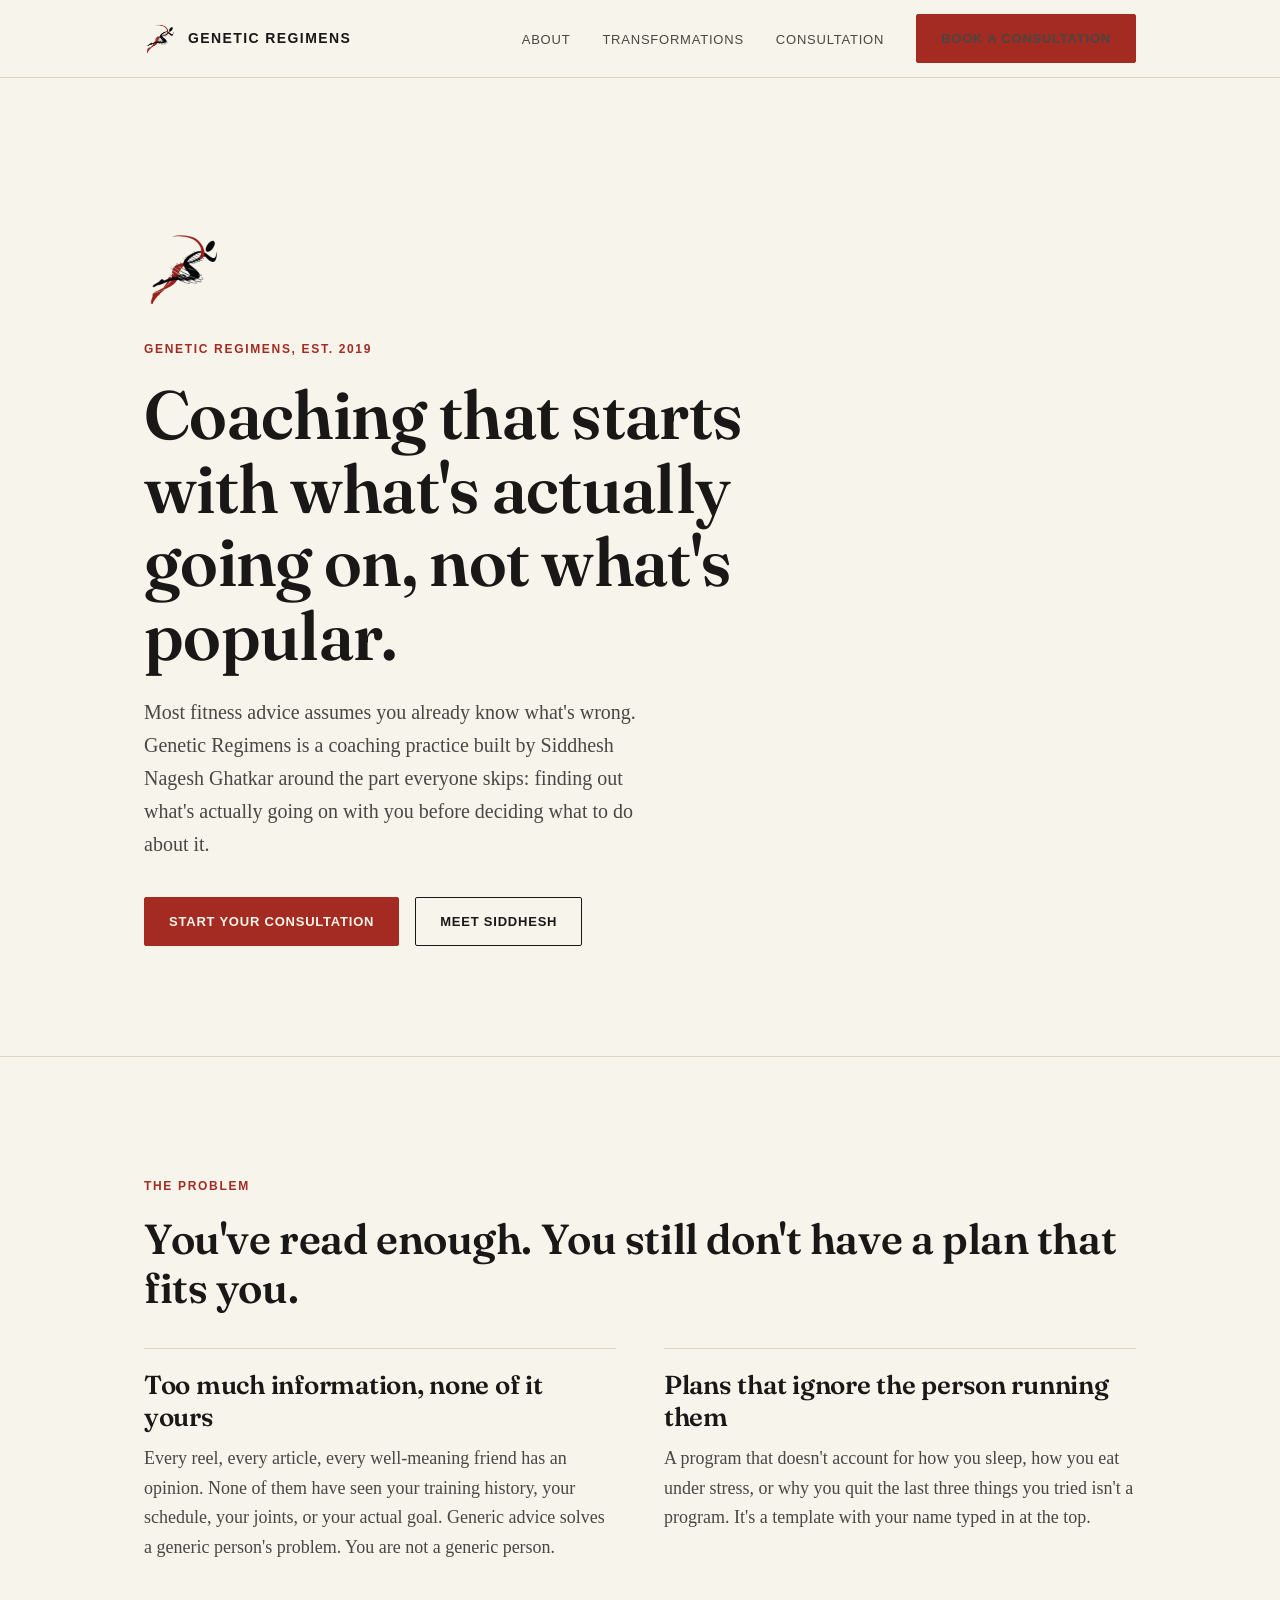
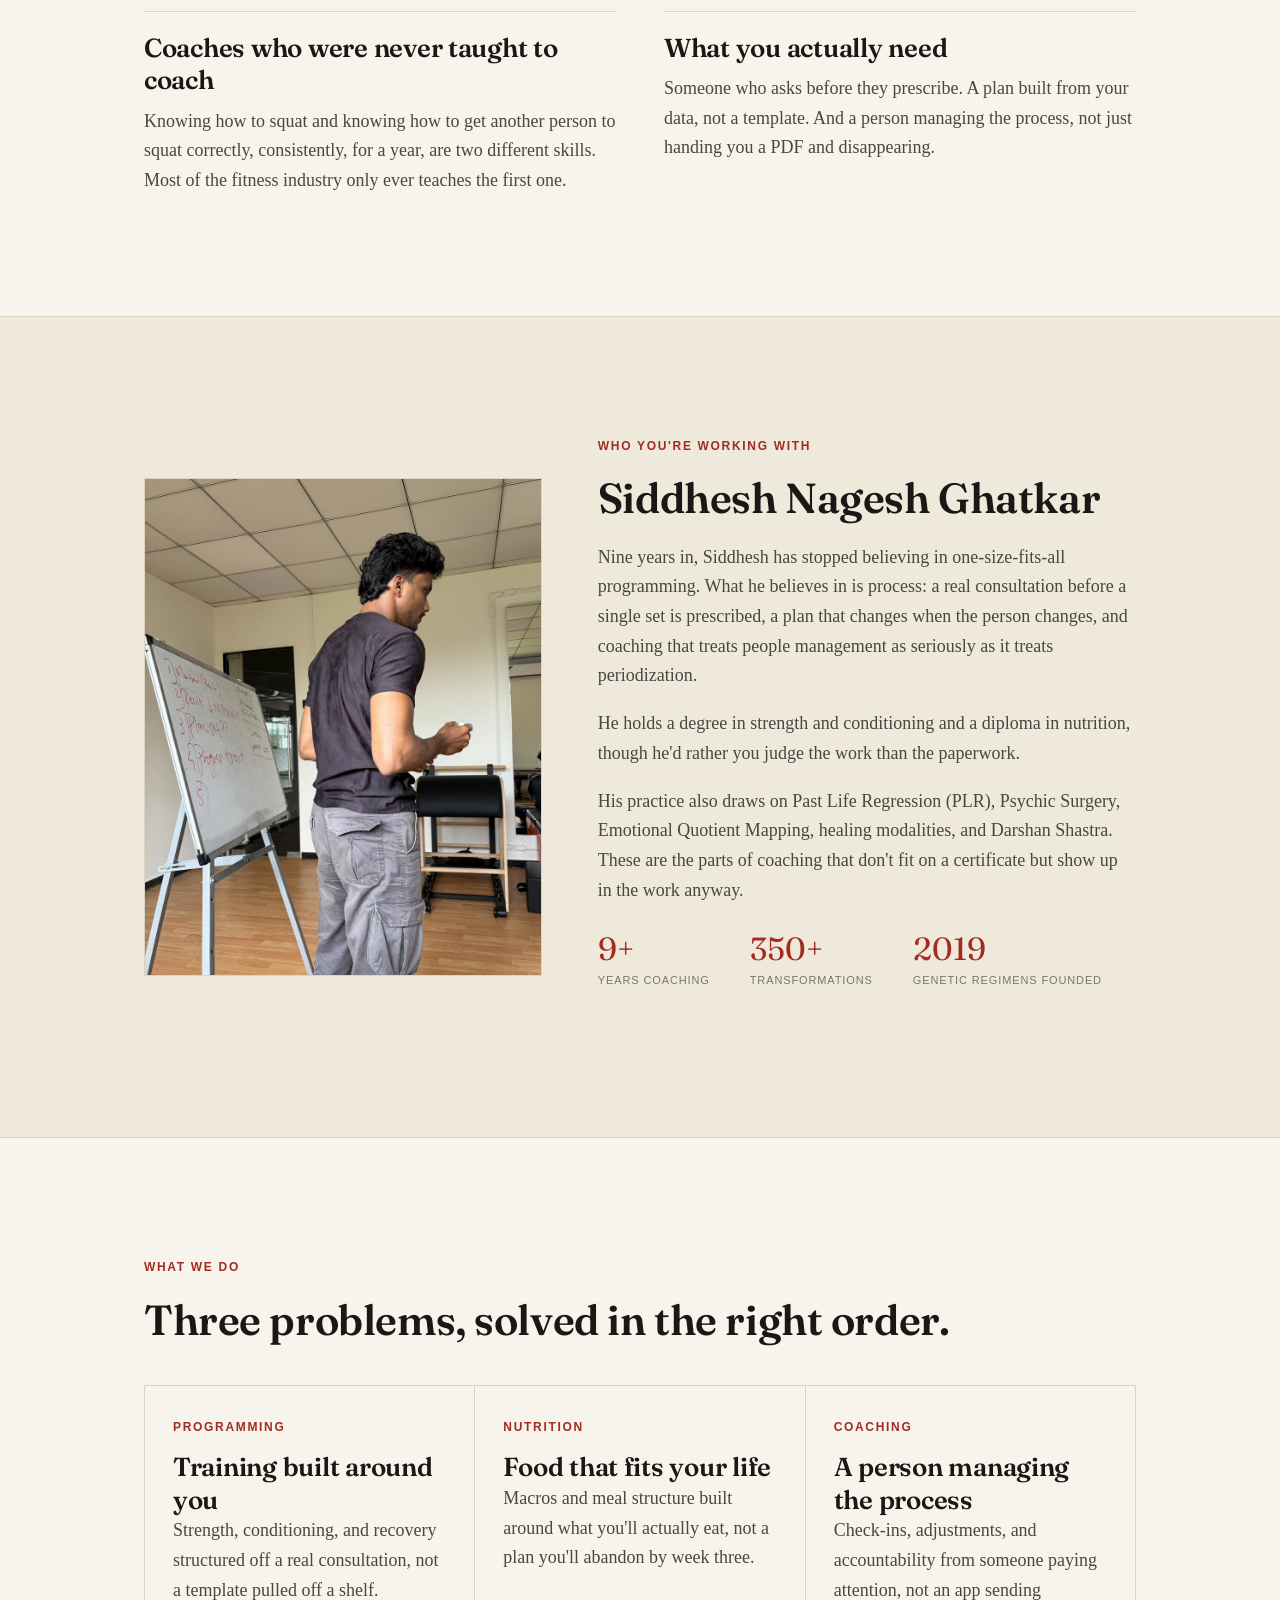
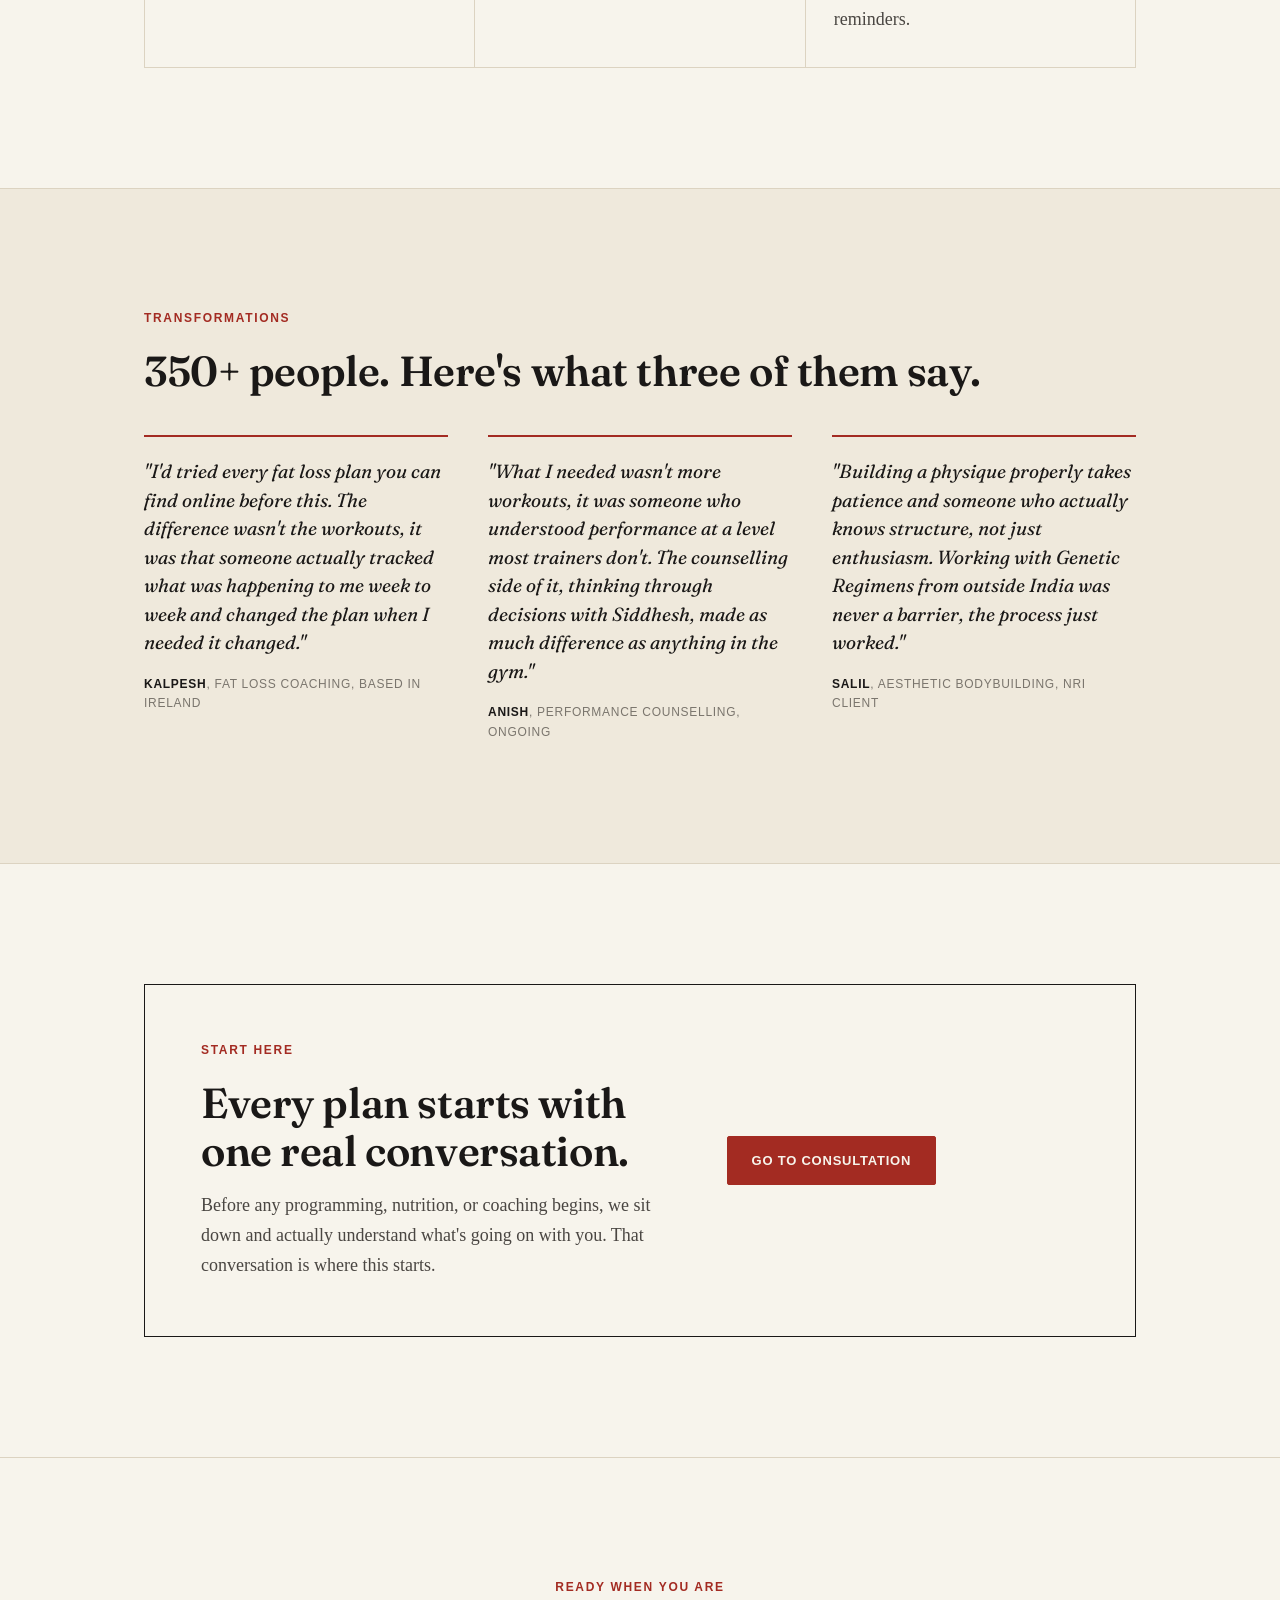
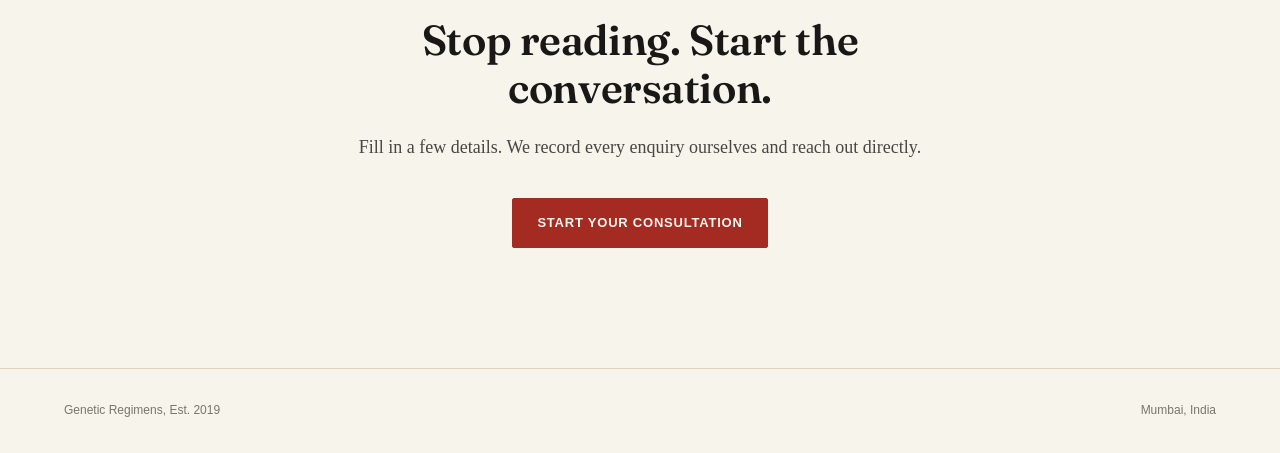
<file: index.html>
<!DOCTYPE html>
<html lang="en">
<head>
<meta charset="UTF-8">
<meta name="viewport" content="width=device-width, initial-scale=1.0">
<title>Genetic Regimens: Coaching that starts with what's actually going on</title>
<meta name="description" content="Genetic Regimens: 9+ years, 350+ transformations. Coaching under Siddhesh Nagesh Ghatkar built on real programming, nutrition, and people management, not generic fitness content.">

<!-- WhatsApp / social link preview -->
<meta property="og:title" content="Genetic Regimens">
<meta property="og:description" content="Genetic Regimens: 9+ years, 350+ transformations. Coaching that starts with what's actually going on.">
<meta property="og:image" content="assets/logo-full.png">
<meta property="og:type" content="website">

<link rel="icon" href="assets/mark-transparent.png">
<link rel="preconnect" href="https://fonts.googleapis.com">
<link rel="preconnect" href="https://fonts.gstatic.com" crossorigin>
<link href="https://fonts.googleapis.com/css2?family=Fraunces:opsz,wght@9..144,500;9..144,600&display=swap" rel="stylesheet">
<link rel="stylesheet" href="styles.css">
</head>
<body>

<div class="helix-spine" aria-hidden="true">
  <svg viewBox="0 0 46 2000" preserveAspectRatio="none">
    <path id="helix-a" d="M23,0 C40,60 6,120 23,180 C40,240 6,300 23,360 C40,420 6,480 23,540 C40,600 6,660 23,720 C40,780 6,840 23,900 C40,960 6,1020 23,1080 C40,1140 6,1200 23,1260 C40,1320 6,1380 23,1440 C40,1500 6,1560 23,1620 C40,1680 6,1740 23,1800 C40,1860 6,1920 23,1980"/>
  </svg>
</div>

<nav class="nav">
  <div class="wrap nav-inner">
    <a href="index.html" class="nav-brand">
      <img src="assets/mark-transparent.png" alt="Genetic Regimens mark">
      <span>Genetic Regimens</span>
    </a>
    <button class="nav-toggle" id="navToggle" aria-label="Open menu" aria-expanded="false">
      <span></span><span></span><span></span>
    </button>
    <ul class="nav-links" id="navLinks">
      <li><a href="#about">About</a></li>
      <li><a href="#transformations">Transformations</a></li>
      <li><a href="consultations.html">Consultation</a></li>
      <li><a class="btn btn-primary nav-cta-desktop js-consult-cta" href="#">Book a Consultation</a></li>
    </ul>
  </div>
</nav>

<!-- HERO -->
<header class="hero wrap">
  <img src="assets/mark-transparent.png" alt="" class="hero-mark reveal">
  <span class="label eyebrow reveal">Genetic Regimens, Est. 2019</span>
  <h1 class="reveal">Coaching that starts with what's actually going on, not what's popular.</h1>
  <p class="hero-sub reveal">Most fitness advice assumes you already know what's wrong. Genetic Regimens is a coaching practice built by Siddhesh Nagesh Ghatkar around the part everyone skips: finding out what's actually going on with you before deciding what to do about it.</p>
  <div class="hero-actions reveal">
    <a class="btn btn-primary js-consult-cta" href="#">Start Your Consultation</a>
    <a class="btn btn-ghost" href="#about">Meet Siddhesh</a>
  </div>
</header>

<hr class="rule">

<!-- THE PROBLEM -->
<section class="section">
  <div class="wrap">
    <span class="label eyebrow reveal">The Problem</span>
    <h2 class="reveal">You've read enough. You still don't have a plan that fits you.</h2>
    <div class="problem-grid">
      <div class="problem-item reveal">
        <h3>Too much information, none of it yours</h3>
        <p>Every reel, every article, every well-meaning friend has an opinion. None of them have seen your training history, your schedule, your joints, or your actual goal. Generic advice solves a generic person's problem. You are not a generic person.</p>
      </div>
      <div class="problem-item reveal">
        <h3>Plans that ignore the person running them</h3>
        <p>A program that doesn't account for how you sleep, how you eat under stress, or why you quit the last three things you tried isn't a program. It's a template with your name typed in at the top.</p>
      </div>
      <div class="problem-item reveal">
        <h3>Coaches who were never taught to coach</h3>
        <p>Knowing how to squat and knowing how to get another person to squat correctly, consistently, for a year, are two different skills. Most of the fitness industry only ever teaches the first one.</p>
      </div>
      <div class="problem-item reveal">
        <h3>What you actually need</h3>
        <p>Someone who asks before they prescribe. A plan built from your data, not a template. And a person managing the process, not just handing you a PDF and disappearing.</p>
      </div>
    </div>
  </div>
</section>

<hr class="rule">

<!-- SIDDHESH -->
<section class="section section-alt" id="about">
  <div class="wrap">
    <div class="split">
      <div class="split-media reveal">
        <img src="assets/siddhesh-coaching.jpg" alt="Siddhesh Nagesh Ghatkar coaching a session, writing a client's plan on a whiteboard">
      </div>
      <div class="split-text reveal">
        <span class="label eyebrow">Who You're Working With</span>
        <h2>Siddhesh Nagesh Ghatkar</h2>
        <p style="margin-top: 20px;">Nine years in, Siddhesh has stopped believing in one-size-fits-all programming. What he believes in is process: a real consultation before a single set is prescribed, a plan that changes when the person changes, and coaching that treats people management as seriously as it treats periodization.</p>
        <p>He holds a degree in strength and conditioning and a diploma in nutrition, though he'd rather you judge the work than the paperwork.</p>
        <p>His practice also draws on Past Life Regression (PLR), Psychic Surgery, Emotional Quotient Mapping, healing modalities, and Darshan Shastra. These are the parts of coaching that don't fit on a certificate but show up in the work anyway.</p>
        <div class="stat-row">
          <div class="stat">
            <span class="stat-num">9+</span>
            <span class="stat-label">Years Coaching</span>
          </div>
          <div class="stat">
            <span class="stat-num">350+</span>
            <span class="stat-label">Transformations</span>
          </div>
          <div class="stat">
            <span class="stat-num">2019</span>
            <span class="stat-label">Genetic Regimens Founded</span>
          </div>
        </div>
      </div>
    </div>
  </div>
</section>

<hr class="rule">

<!-- WHAT WE DO -->
<section class="section">
  <div class="wrap">
    <span class="label eyebrow reveal">What We Do</span>
    <h2 class="reveal">Three problems, solved in the right order.</h2>
    <div class="offer-grid reveal">
      <div class="offer-item">
        <span class="label">Programming</span>
        <h3>Training built around you</h3>
        <p>Strength, conditioning, and recovery structured off a real consultation, not a template pulled off a shelf.</p>
      </div>
      <div class="offer-item">
        <span class="label">Nutrition</span>
        <h3>Food that fits your life</h3>
        <p>Macros and meal structure built around what you'll actually eat, not a plan you'll abandon by week three.</p>
      </div>
      <div class="offer-item">
        <span class="label">Coaching</span>
        <h3>A person managing the process</h3>
        <p>Check-ins, adjustments, and accountability from someone paying attention, not an app sending reminders.</p>
      </div>
    </div>
  </div>
</section>

<hr class="rule">

<!-- TRANSFORMATIONS -->
<section class="section section-alt" id="transformations">
  <div class="wrap">
    <span class="label eyebrow reveal">Transformations</span>
    <h2 class="reveal">350+ people. Here's what three of them say.</h2>
    <div class="testi-grid reveal">
      <div class="testi-card">
        <p class="testi-quote">"I'd tried every fat loss plan you can find online before this. The difference wasn't the workouts, it was that someone actually tracked what was happening to me week to week and changed the plan when I needed it changed."</p>
        <p class="testi-name"><strong>Kalpesh</strong>, Fat Loss Coaching, based in Ireland</p>
      </div>
      <div class="testi-card">
        <p class="testi-quote">"What I needed wasn't more workouts, it was someone who understood performance at a level most trainers don't. The counselling side of it, thinking through decisions with Siddhesh, made as much difference as anything in the gym."</p>
        <p class="testi-name"><strong>Anish</strong>, Performance Counselling, ongoing</p>
      </div>
      <div class="testi-card">
        <p class="testi-quote">"Building a physique properly takes patience and someone who actually knows structure, not just enthusiasm. Working with Genetic Regimens from outside India was never a barrier, the process just worked."</p>
        <p class="testi-name"><strong>Salil</strong>, Aesthetic Bodybuilding, NRI client</p>
      </div>
    </div>
  </div>
</section>

<hr class="rule">

<!-- CONSULTATION TEASER -->
<section class="section" id="consultation">
  <div class="wrap">
    <div class="consult-box reveal">
      <div>
        <span class="label eyebrow">Start Here</span>
        <h2>Every plan starts with one real conversation.</h2>
        <p style="margin-top: 16px;">Before any programming, nutrition, or coaching begins, we sit down and actually understand what's going on with you. That conversation is where this starts.</p>
      </div>
      <div style="text-align: left;">
        <a class="btn btn-primary" href="consultations.html">Go to Consultation</a>
      </div>
    </div>
  </div>
</section>

<hr class="rule">

<!-- FINAL CTA -->
<section class="section final-cta">
  <div class="wrap">
    <span class="label eyebrow reveal">Ready When You Are</span>
    <h2 class="reveal">Stop reading. Start the conversation.</h2>
    <p class="hero-sub reveal">Fill in a few details. We record every enquiry ourselves and reach out directly.</p>
    <div class="hero-actions reveal">
      <a class="btn btn-primary js-consult-cta" href="#">Start Your Consultation</a>
    </div>
  </div>
</section>

<footer class="site-footer">
  <span>Genetic Regimens, Est. 2019</span>
  <span>Mumbai, India</span>
</footer>

<div class="sticky-cta">
  <a class="btn btn-primary js-consult-cta" href="#">Start Your Consultation</a>
</div>

<script src="script.js"></script>
</body>
</html>
</file>
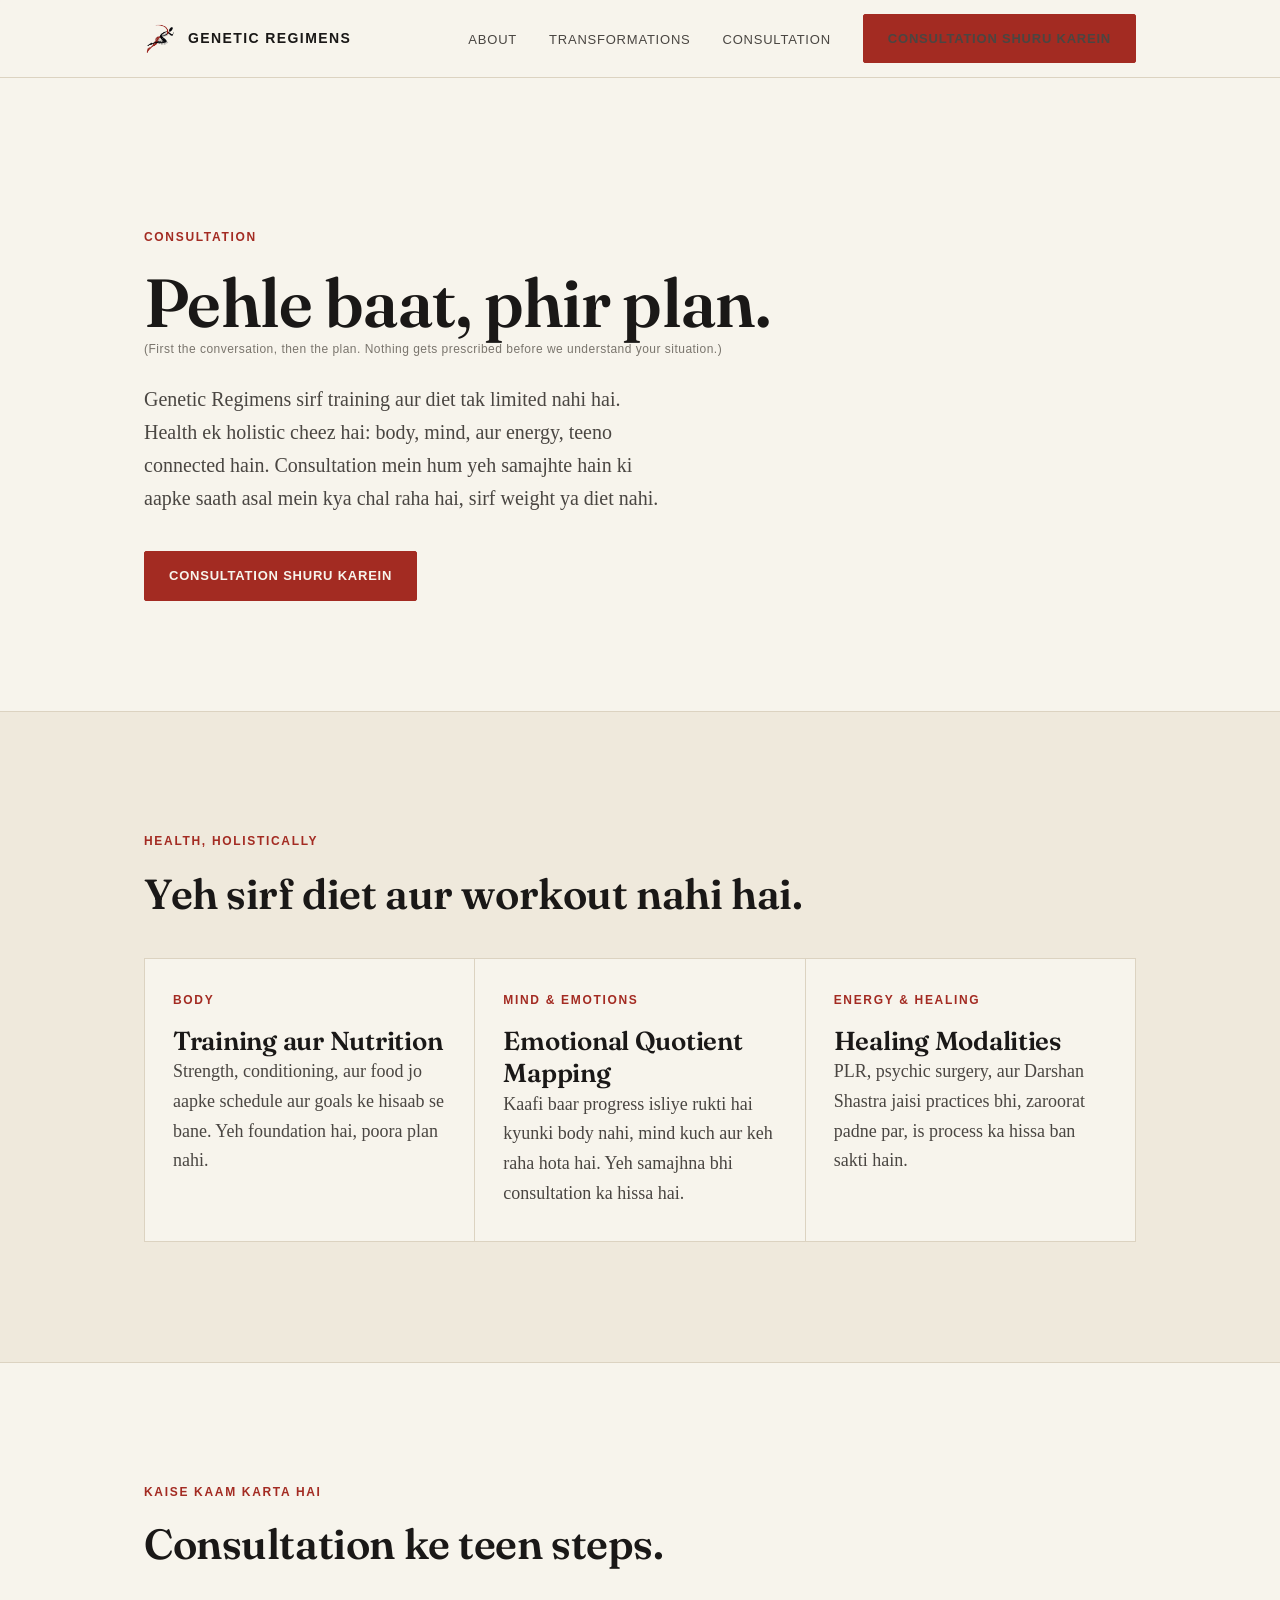
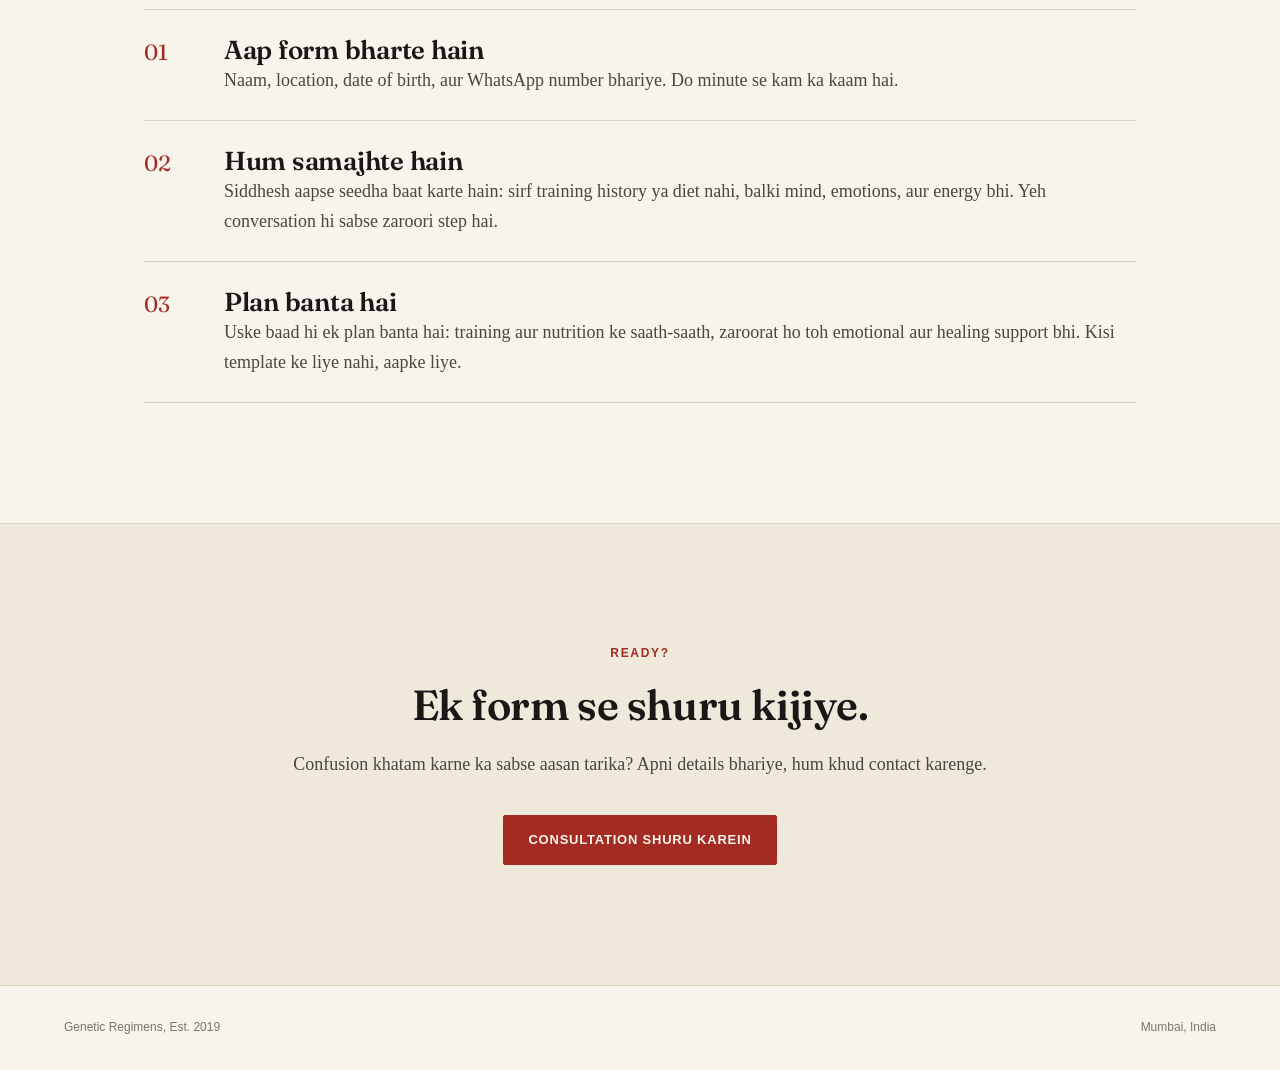
<file: consultations.html>
<!DOCTYPE html>
<html lang="en">
<head>
<meta charset="UTF-8">
<meta name="viewport" content="width=device-width, initial-scale=1.0">
<title>Genetic Regimens Consultation</title>
<meta name="description" content="Genetic Regimens consultation. Pehle baat, phir plan. Health ek holistic cheez hai: body, mind, aur energy. Ek real conversation se shuru hota hai.">

<meta property="og:title" content="Genetic Regimens Consultation">
<meta property="og:description" content="Genetic Regimens: 9+ years, 350+ transformations. Coaching that starts with what's actually going on.">
<meta property="og:image" content="assets/logo-full.png">
<meta property="og:type" content="website">

<link rel="icon" href="assets/mark-transparent.png">
<link rel="preconnect" href="https://fonts.googleapis.com">
<link rel="preconnect" href="https://fonts.gstatic.com" crossorigin>
<link href="https://fonts.googleapis.com/css2?family=Fraunces:opsz,wght@9..144,500;9..144,600&display=swap" rel="stylesheet">
<link rel="stylesheet" href="styles.css">
</head>
<body>

<div class="helix-spine" aria-hidden="true">
  <svg viewBox="0 0 46 2000" preserveAspectRatio="none">
    <path id="helix-a" d="M23,0 C40,60 6,120 23,180 C40,240 6,300 23,360 C40,420 6,480 23,540 C40,600 6,660 23,720 C40,780 6,840 23,900 C40,960 6,1020 23,1080 C40,1140 6,1200 23,1260 C40,1320 6,1380 23,1440 C40,1500 6,1560 23,1620 C40,1680 6,1740 23,1800 C40,1860 6,1920 23,1980"/>
  </svg>
</div>

<nav class="nav">
  <div class="wrap nav-inner">
    <a href="index.html" class="nav-brand">
      <img src="assets/mark-transparent.png" alt="Genetic Regimens mark">
      <span>Genetic Regimens</span>
    </a>
    <button class="nav-toggle" id="navToggle" aria-label="Open menu" aria-expanded="false">
      <span></span><span></span><span></span>
    </button>
    <ul class="nav-links" id="navLinks">
      <li><a href="index.html#about">About</a></li>
      <li><a href="index.html#transformations">Transformations</a></li>
      <li><a href="consultations.html">Consultation</a></li>
      <li><a class="btn btn-primary nav-cta-desktop js-consult-cta" href="#">Consultation Shuru Karein</a></li>
    </ul>
  </div>
</nav>

<header class="hero wrap">
  <span class="label eyebrow reveal">Consultation</span>
  <h1 class="reveal">Pehle baat, phir plan.</h1>
  <p class="hinglish-note reveal">(First the conversation, then the plan. Nothing gets prescribed before we understand your situation.)</p>
  <p class="hero-sub reveal">Genetic Regimens sirf training aur diet tak limited nahi hai. Health ek holistic cheez hai: body, mind, aur energy, teeno connected hain. Consultation mein hum yeh samajhte hain ki aapke saath asal mein kya chal raha hai, sirf weight ya diet nahi.</p>
  <div class="hero-actions reveal">
    <a class="btn btn-primary js-consult-cta" href="#">Consultation Shuru Karein</a>
  </div>
</header>

<hr class="rule">

<section class="section section-alt">
  <div class="wrap">
    <span class="label eyebrow reveal">Health, Holistically</span>
    <h2 class="reveal">Yeh sirf diet aur workout nahi hai.</h2>
    <div class="offer-grid reveal">
      <div class="offer-item">
        <span class="label">Body</span>
        <h3>Training aur Nutrition</h3>
        <p>Strength, conditioning, aur food jo aapke schedule aur goals ke hisaab se bane. Yeh foundation hai, poora plan nahi.</p>
      </div>
      <div class="offer-item">
        <span class="label">Mind &amp; Emotions</span>
        <h3>Emotional Quotient Mapping</h3>
        <p>Kaafi baar progress isliye rukti hai kyunki body nahi, mind kuch aur keh raha hota hai. Yeh samajhna bhi consultation ka hissa hai.</p>
      </div>
      <div class="offer-item">
        <span class="label">Energy &amp; Healing</span>
        <h3>Healing Modalities</h3>
        <p>PLR, psychic surgery, aur Darshan Shastra jaisi practices bhi, zaroorat padne par, is process ka hissa ban sakti hain.</p>
      </div>
    </div>
  </div>
</section>

<hr class="rule">

<section class="section">
  <div class="wrap">
    <span class="label eyebrow reveal">Kaise Kaam Karta Hai</span>
    <h2 class="reveal">Consultation ke teen steps.</h2>
    <div class="consult-steps reveal">
      <div class="consult-step">
        <span class="num">01</span>
        <div>
          <h3>Aap form bharte hain</h3>
          <p>Naam, location, date of birth, aur WhatsApp number bhariye. Do minute se kam ka kaam hai.</p>
        </div>
      </div>
      <div class="consult-step">
        <span class="num">02</span>
        <div>
          <h3>Hum samajhte hain</h3>
          <p>Siddhesh aapse seedha baat karte hain: sirf training history ya diet nahi, balki mind, emotions, aur energy bhi. Yeh conversation hi sabse zaroori step hai.</p>
        </div>
      </div>
      <div class="consult-step">
        <span class="num">03</span>
        <div>
          <h3>Plan banta hai</h3>
          <p>Uske baad hi ek plan banta hai: training aur nutrition ke saath-saath, zaroorat ho toh emotional aur healing support bhi. Kisi template ke liye nahi, aapke liye.</p>
        </div>
      </div>
    </div>
  </div>
</section>

<hr class="rule">

<section class="section section-alt final-cta">
  <div class="wrap">
    <span class="label eyebrow reveal">Ready?</span>
    <h2 class="reveal">Ek form se shuru kijiye.</h2>
    <p class="hero-sub reveal">Confusion khatam karne ka sabse aasan tarika? Apni details bhariye, hum khud contact karenge.</p>
    <div class="hero-actions reveal">
      <a class="btn btn-primary js-consult-cta" href="#">Consultation Shuru Karein</a>
    </div>
  </div>
</section>

<footer class="site-footer">
  <span>Genetic Regimens, Est. 2019</span>
  <span>Mumbai, India</span>
</footer>

<div class="sticky-cta">
  <a class="btn btn-primary js-consult-cta" href="#">Consultation Shuru Karein</a>
</div>

<script src="script.js"></script>
</body>
</html>
</file>
<file: styles.css>
/* ============================================================
   GENETIC REGIMENS — Editorial Minimal design system
   Palette pulled from the brand mark only: rust, charcoal, paper.
   Display: Fraunces (editorial serif). Body: Georgia. Labels: Arial.
   ============================================================ */

:root {
  --paper: #F7F4EC;
  --paper-deep: #EFE9DC;
  --ink: #1A1817;
  --ink-soft: #4A4642;
  --ink-faint: #7A756D;
  --rust: #A32B22;
  --rust-deep: #7C1F19;
  --line: #DCD3C1;

  --font-display: "Fraunces", Georgia, "Times New Roman", serif;
  --font-body: Georgia, "Times New Roman", serif;
  --font-label: Arial, Helvetica, sans-serif;

  --max-w: 1120px;
  --pad: clamp(20px, 5vw, 64px);
}

* { box-sizing: border-box; }

html { scroll-behavior: smooth; }

@media (prefers-reduced-motion: reduce) {
  html { scroll-behavior: auto; }
  * { animation-duration: 0.01ms !important; animation-iteration-count: 1 !important; transition-duration: 0.01ms !important; }
}

body {
  margin: 0;
  background: var(--paper);
  color: var(--ink);
  font-family: var(--font-body);
  font-size: 18px;
  line-height: 1.65;
  -webkit-font-smoothing: antialiased;
  overflow-x: hidden;
}

img { max-width: 100%; display: block; }

a { color: inherit; }

.wrap {
  max-width: var(--max-w);
  margin: 0 auto;
  padding-left: var(--pad);
  padding-right: var(--pad);
}

.label {
  font-family: var(--font-label);
  font-size: 12px;
  letter-spacing: 0.14em;
  text-transform: uppercase;
  color: var(--rust);
  font-weight: 700;
}

h1, h2, h3 {
  font-family: var(--font-display);
  font-weight: 600;
  color: var(--ink);
  margin: 0;
  letter-spacing: -0.01em;
}

h2 { font-size: clamp(28px, 4vw, 42px); line-height: 1.15; }
h3 { font-size: clamp(20px, 2.4vw, 26px); line-height: 1.25; }

p { margin: 0 0 1em; color: var(--ink-soft); }
p:last-child { margin-bottom: 0; }

.rule {
  height: 1px;
  background: var(--line);
  border: none;
  margin: 0;
}

/* ---------- Nav ---------- */

.nav {
  position: sticky;
  top: 0;
  z-index: 50;
  background: rgba(247, 244, 236, 0.92);
  backdrop-filter: saturate(140%) blur(6px);
  border-bottom: 1px solid var(--line);
}

.nav-inner {
  display: flex;
  align-items: center;
  justify-content: space-between;
  padding-top: 14px;
  padding-bottom: 14px;
}

.nav-brand {
  display: flex;
  align-items: center;
  gap: 10px;
  text-decoration: none;
}

.nav-brand img { height: 34px; width: auto; }

.nav-brand span {
  font-family: var(--font-label);
  font-size: 14px;
  letter-spacing: 0.1em;
  text-transform: uppercase;
  color: var(--ink);
  font-weight: 700;
}

.nav-links {
  display: flex;
  align-items: center;
  gap: 32px;
  list-style: none;
  margin: 0;
  padding: 0;
}

.nav-links a {
  font-family: var(--font-label);
  font-size: 13px;
  letter-spacing: 0.06em;
  text-transform: uppercase;
  text-decoration: none;
  color: var(--ink-soft);
  transition: color 0.2s ease;
}

.nav-links a:hover { color: var(--rust); }

.nav-toggle {
  display: none;
  background: none;
  border: none;
  cursor: pointer;
  padding: 6px;
}

.nav-toggle span {
  display: block;
  width: 22px;
  height: 2px;
  background: var(--ink);
  margin: 5px 0;
  transition: transform 0.2s ease, opacity 0.2s ease;
}

@media (max-width: 760px) {
  .nav-links {
    position: absolute;
    top: 100%;
    left: 0;
    right: 0;
    flex-direction: column;
    align-items: flex-start;
    gap: 0;
    background: var(--paper);
    border-bottom: 1px solid var(--line);
    max-height: 0;
    overflow: hidden;
    transition: max-height 0.25s ease;
  }
  .nav-links.open { max-height: 320px; }
  .nav-links li { width: 100%; }
  .nav-links a {
    display: block;
    padding: 14px var(--pad);
    width: 100%;
    border-bottom: 1px solid var(--line);
  }
  .nav-toggle { display: block; }
  .nav-cta-desktop { display: none; }
}

/* ---------- Buttons ---------- */

.btn {
  display: inline-flex;
  align-items: center;
  gap: 8px;
  font-family: var(--font-label);
  font-size: 13px;
  letter-spacing: 0.06em;
  text-transform: uppercase;
  text-decoration: none;
  padding: 13px 24px;
  border-radius: 2px;
  font-weight: 700;
  transition: background 0.2s ease, color 0.2s ease, border-color 0.2s ease;
  white-space: nowrap;
}

.btn-primary {
  background: var(--rust);
  color: var(--paper);
  border: 1px solid var(--rust);
}
.btn-primary:hover { background: var(--rust-deep); border-color: var(--rust-deep); }

.btn-ghost {
  background: transparent;
  color: var(--ink);
  border: 1px solid var(--ink);
}
.btn-ghost:hover { background: var(--ink); color: var(--paper); }

/* ---------- Helix spine (signature element) ---------- */

.helix-spine {
  position: fixed;
  left: 0;
  top: 0;
  bottom: 0;
  width: 46px;
  pointer-events: none;
  z-index: 1;
  opacity: 0.55;
}

.helix-spine svg { width: 100%; height: 100%; }

.helix-spine path {
  fill: none;
  stroke: var(--rust);
  stroke-width: 1.4;
  stroke-linecap: round;
  stroke-dasharray: 2400;
  stroke-dashoffset: 2400;
  transition: stroke-dashoffset 0.1s linear;
}

@media (max-width: 900px) {
  .helix-spine { display: none; }
}

/* ---------- Sections ---------- */

section { position: relative; z-index: 2; }

.section {
  padding-top: clamp(64px, 10vw, 120px);
  padding-bottom: clamp(64px, 10vw, 120px);
}

.section-alt { background: var(--paper-deep); }

.eyebrow {
  display: block;
  margin-bottom: 18px;
}

/* Safe-by-default: content is fully visible unless JS explicitly primes it
   with .reveal-pre (see script.js). If JS fails or is slow, nothing is ever
   hidden — this is a progressive enhancement, not a gate. */
.reveal {
  transition: opacity 0.6s ease, transform 0.6s ease;
}
.reveal.reveal-pre { opacity: 0; transform: translateY(18px); }
.reveal.in-view { opacity: 1; transform: translateY(0); }

/* ---------- Hero ---------- */

.hero {
  padding-top: clamp(80px, 14vw, 150px);
  padding-bottom: clamp(60px, 10vw, 110px);
  text-align: left;
}

.hero-mark {
  width: 84px;
  height: 84px;
  margin-bottom: 28px;
  opacity: 0.92;
}

.hero h1 {
  font-size: clamp(38px, 6.4vw, 68px);
  line-height: 1.08;
  max-width: 16ch;
}

.hero .hero-sub {
  font-family: var(--font-body);
  font-size: clamp(17px, 2vw, 20px);
  color: var(--ink-soft);
  max-width: 52ch;
  margin-top: 24px;
}

.hero-actions {
  margin-top: 36px;
  display: flex;
  gap: 16px;
  flex-wrap: wrap;
}

@media (max-width: 600px) {
  .hero {
    padding-top: 32px;
    padding-bottom: 40px;
  }
  .hero-mark {
    width: 52px;
    height: 52px;
    margin-bottom: 16px;
  }
  .hero .eyebrow { margin-bottom: 10px; }
}

/* ---------- Problem section ---------- */

.problem-grid {
  display: grid;
  grid-template-columns: 1fr 1fr;
  gap: 48px;
  margin-top: 36px;
}

@media (max-width: 760px) {
  .problem-grid { grid-template-columns: 1fr; gap: 32px; }
}

.problem-item {
  border-top: 1px solid var(--line);
  padding-top: 20px;
}

.problem-item h3 { margin-bottom: 10px; }

/* ---------- Founder / two-col media ---------- */

.split {
  display: grid;
  grid-template-columns: 0.85fr 1.15fr;
  gap: 56px;
  align-items: center;
}

.split.reverse { grid-template-columns: 1.15fr 0.85fr; }
.split.reverse .split-media { order: 2; }
.split.reverse .split-text { order: 1; }

@media (max-width: 820px) {
  .split, .split.reverse {
    grid-template-columns: 1fr;
    gap: 32px;
  }
  .split.reverse .split-media { order: 1; }
  .split.reverse .split-text { order: 2; }
}

.split-media img {
  width: 100%;
  aspect-ratio: 4 / 5;
  object-fit: cover;
  object-position: center 20%;
  border: 1px solid var(--line);
}

.split-text .stat-row {
  display: flex;
  gap: 40px;
  margin: 28px 0;
  flex-wrap: wrap;
}

.stat { min-width: 90px; }

.stat-num {
  font-family: var(--font-display);
  font-size: 32px;
  color: var(--rust);
  line-height: 1;
  display: block;
}

.stat-label {
  font-family: var(--font-label);
  font-size: 11px;
  letter-spacing: 0.08em;
  text-transform: uppercase;
  color: var(--ink-faint);
  margin-top: 6px;
  display: block;
}

/* ---------- What we do ---------- */

.offer-grid {
  display: grid;
  grid-template-columns: repeat(3, 1fr);
  gap: 1px;
  background: var(--line);
  margin-top: 40px;
  border: 1px solid var(--line);
}

@media (max-width: 760px) {
  .offer-grid { grid-template-columns: 1fr; }
}

.offer-item {
  background: var(--paper);
  padding: 32px 28px;
}

.offer-item .label { display: block; margin-bottom: 14px; }

/* ---------- Testimonials ---------- */

.testi-grid {
  display: grid;
  grid-template-columns: repeat(3, 1fr);
  gap: 40px;
  margin-top: 40px;
}

@media (max-width: 900px) {
  .testi-grid { grid-template-columns: 1fr; gap: 32px; }
}

.testi-card {
  border-top: 2px solid var(--rust);
  padding-top: 20px;
}

.testi-quote {
  font-family: var(--font-display);
  font-size: 19px;
  font-style: italic;
  color: var(--ink);
  line-height: 1.5;
  margin-bottom: 18px;
}

.testi-name {
  font-family: var(--font-label);
  font-size: 12px;
  letter-spacing: 0.06em;
  text-transform: uppercase;
  color: var(--ink-faint);
}

.testi-name strong { color: var(--ink); }

/* ---------- Consultation teaser ---------- */

.consult-box {
  border: 1px solid var(--ink);
  padding: clamp(32px, 5vw, 56px);
  display: grid;
  grid-template-columns: 1.4fr 1fr;
  gap: 32px;
  align-items: center;
}

@media (max-width: 760px) {
  .consult-box { grid-template-columns: 1fr; }
}

/* ---------- Final CTA ---------- */

.final-cta {
  text-align: center;
}

.final-cta h2 { max-width: 20ch; margin: 0 auto 20px; }
.final-cta .hero-sub { margin: 0 auto 32px; }
.final-cta .hero-actions { justify-content: center; }

/* ---------- Footer ---------- */

.site-footer {
  border-top: 1px solid var(--line);
  padding: 32px var(--pad);
  font-family: var(--font-label);
  font-size: 12px;
  color: var(--ink-faint);
  display: flex;
  justify-content: space-between;
  flex-wrap: wrap;
  gap: 12px;
}

/* ---------- Mobile sticky CTA ---------- */

.sticky-cta {
  position: fixed;
  bottom: 0;
  left: 0;
  right: 0;
  z-index: 60;
  display: none;
  padding: 12px var(--pad);
  background: var(--paper);
  border-top: 1px solid var(--line);
}

.sticky-cta .btn { width: 100%; justify-content: center; }

@media (max-width: 760px) {
  .sticky-cta { display: block; }
  body { padding-bottom: 74px; }
}

/* ---------- Consultation page specific ---------- */

.hinglish-note {
  font-family: var(--font-label);
  font-size: 12px;
  letter-spacing: 0.04em;
  color: var(--ink-faint);
  margin-bottom: 24px;
}

.consult-steps {
  margin-top: 40px;
  display: flex;
  flex-direction: column;
}

.consult-step {
  display: grid;
  grid-template-columns: 60px 1fr;
  gap: 20px;
  padding: 24px 0;
  border-top: 1px solid var(--line);
}

.consult-step:last-child { border-bottom: 1px solid var(--line); }

.consult-step .num {
  font-family: var(--font-display);
  font-size: 22px;
  color: var(--rust);
}

/* ---------- Consultation gate modal ---------- */

.gr-modal-overlay {
  position: fixed;
  inset: 0;
  z-index: 100;
  background: rgba(26, 24, 23, 0.55);
  display: flex;
  align-items: center;
  justify-content: center;
  padding: 20px;
  opacity: 0;
  visibility: hidden;
  transition: opacity 0.2s ease;
}

.gr-modal-overlay.open {
  opacity: 1;
  visibility: visible;
}

body.gr-modal-lock { overflow: hidden; }

.gr-modal {
  position: relative;
  background: var(--paper);
  border: 1px solid var(--ink);
  max-width: 440px;
  width: 100%;
  max-height: 90vh;
  overflow-y: auto;
  padding: clamp(28px, 5vw, 40px);
}

.gr-modal h3 {
  margin-top: 10px;
  margin-bottom: 10px;
  font-size: clamp(20px, 3vw, 24px);
}

.gr-modal-sub {
  font-size: 15px;
  margin-bottom: 24px;
}

.gr-modal-close {
  position: absolute;
  top: 14px;
  right: 14px;
  background: none;
  border: none;
  font-size: 26px;
  line-height: 1;
  color: var(--ink-soft);
  cursor: pointer;
  padding: 4px 8px;
}

.gr-modal-close:hover { color: var(--rust); }

.gr-field { margin-bottom: 18px; }

.gr-field label {
  display: block;
  font-family: var(--font-label);
  font-size: 11px;
  letter-spacing: 0.08em;
  text-transform: uppercase;
  color: var(--ink-faint);
  margin-bottom: 8px;
}

.gr-field input {
  width: 100%;
  font-family: var(--font-body);
  font-size: 16px;
  color: var(--ink);
  background: var(--paper);
  border: none;
  border-bottom: 1px solid var(--line);
  padding: 8px 2px;
  border-radius: 0;
}

.gr-field input:focus {
  outline: none;
  border-bottom-color: var(--rust);
}

.gr-modal-submit {
  width: 100%;
  justify-content: center;
  margin-top: 8px;
  border: none;
  cursor: pointer;
}

.gr-modal-success .gr-modal-done {
  width: 100%;
  justify-content: center;
  margin-top: 12px;
  cursor: pointer;
}

@media (max-width: 480px) {
  .gr-modal { padding: 28px 22px; }
}
</file>
